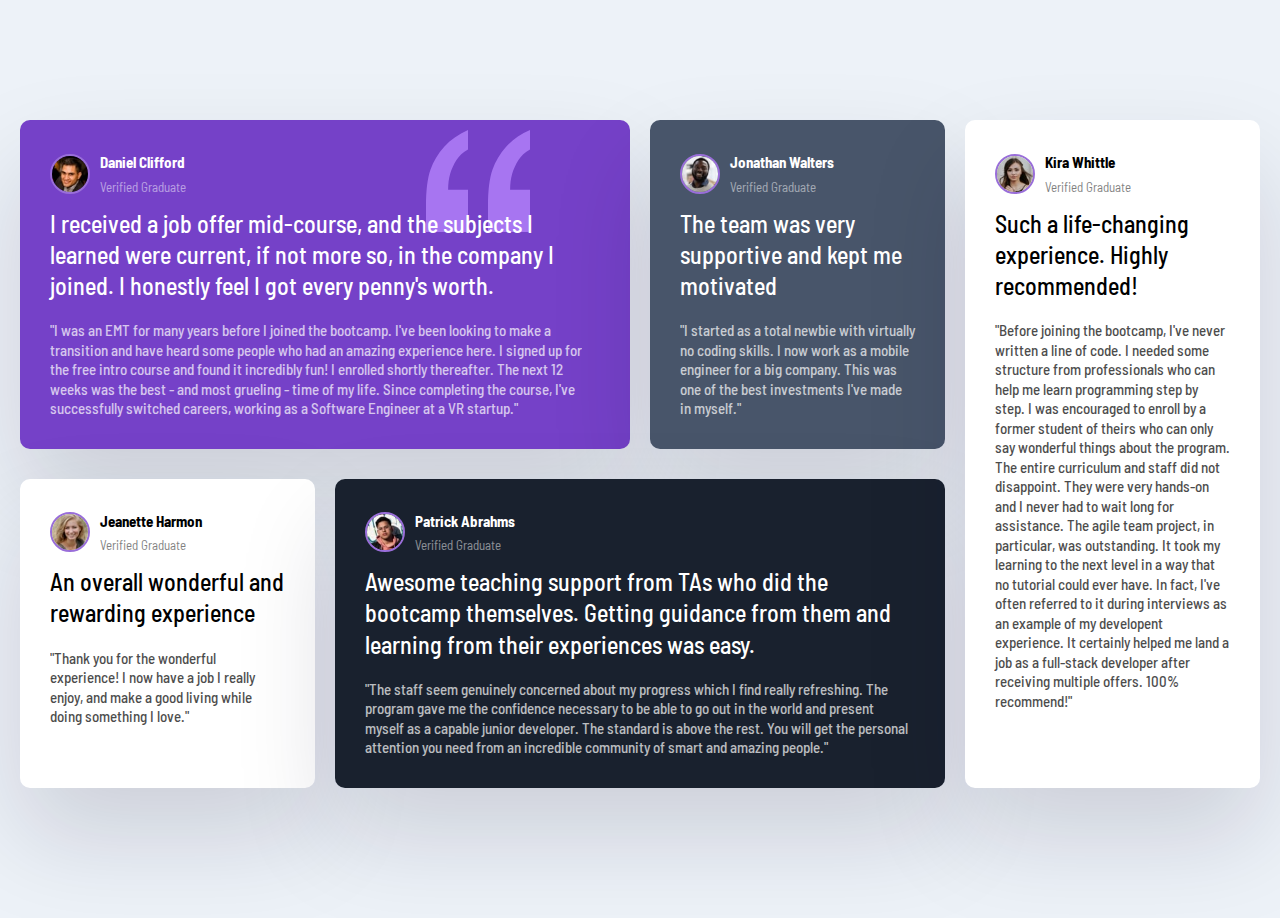
<file: index.html>
<!DOCTYPE html>
<html lang="en">
  <head>
    <meta charset="UTF-8" />
    <meta name="viewport" content="width=device-width, initial-scale=1.0" />
    <!-- displays site properly based on user's device -->

    <link rel="stylesheet" href="style.css" />

    <title>Testimonials</title>
  </head>
  <body>
    <div class="testimonials">
      <div class="card card--bg-purple card1">
        <header class="card_header">
          <img src="images/image-daniel.jpg" class="card_img" alt="" />
          <div>
            <h3>Daniel Clifford</h3>
            <p>Verified Graduate</p>
          </div>
        </header>
        <p class="card_lead">
          I received a job offer mid-course, and the subjects I learned were
          current, if not more so, in the company I joined. I honestly feel I
          got every penny's worth.
        </p>
        <p class="card_quote">
          "I was an EMT for many years before I joined the bootcamp. I've been
          looking to make a transition and have heard some people who had an
          amazing experience here. I signed up for the free intro course and
          found it incredibly fun! I enrolled shortly thereafter. The next 12
          weeks was the best - and most grueling - time of my life. Since
          completing the course, I've successfully switched careers, working as
          a Software Engineer at a VR startup."
        </p>
      </div>

      <div class="card card--bg-gray-blue card2">
        <header class="card_header">
          <img src="images/image-jonathan.jpg" class="card_img" alt="" />
          <div>
            <h3>Jonathan Walters</h3>
            <p>Verified Graduate</p>
          </div>
        </header>
        <p class="card_lead">
          The team was very supportive and kept me motivated
        </p>
        <p class="card_quote">
          "I started as a total newbie with virtually no coding skills. I now
          work as a mobile engineer for a big company. This was one of the best
          investments I've made in myself."
        </p>
      </div>

      <div class="card card3">
        <header class="card_header">
          <img src="images/image-jeanette.jpg" class="card_img" alt="" />
          <div>
            <h3>Jeanette Harmon</h3>
            <p>Verified Graduate</p>
          </div>
        </header>
        <p class="card_lead">An overall wonderful and rewarding experience</p>
        <p class="card_quote">
          "Thank you for the wonderful experience! I now have a job I really
          enjoy, and make a good living while doing something I love."
        </p>
      </div>

      <div class="card card--bg-black-blue card4">
        <header class="card_header">
          <img src="images/image-patrick.jpg" class="card_img" alt="" />
          <div>
            <h3>Patrick Abrahms</h3>
            <p>Verified Graduate</p>
          </div>
        </header>
        <p class="card_lead">
          Awesome teaching support from TAs who did the bootcamp themselves.
          Getting guidance from them and learning from their experiences was
          easy.
        </p>
        <p class="card_quote">
          "The staff seem genuinely concerned about my progress which I find
          really refreshing. The program gave me the confidence necessary to be
          able to go out in the world and present myself as a capable junior
          developer. The standard is above the rest. You will get the personal
          attention you need from an incredible community of smart and amazing
          people."
        </p>
      </div>

      <div class="card card5">
        <header class="card_header">
          <img src="images/image-kira.jpg" class="card_img" alt="" />
          <div>
            <h3>Kira Whittle</h3>
            <p>Verified Graduate</p>
          </div>
        </header>
        <p class="card_lead">
          Such a life-changing experience. Highly recommended!
        </p>
        <p class="card_quote">
          "Before joining the bootcamp, I've never written a line of code. I
          needed some structure from professionals who can help me learn
          programming step by step. I was encouraged to enroll by a former
          student of theirs who can only say wonderful things about the program.
          The entire curriculum and staff did not disappoint. They were very
          hands-on and I never had to wait long for assistance. The agile team
          project, in particular, was outstanding. It took my learning to the
          next level in a way that no tutorial could ever have. In fact, I've
          often referred to it during interviews as an example of my developent
          experience. It certainly helped me land a job as a full-stack
          developer after receiving multiple offers. 100% recommend!"
        </p>
      </div>
    </div>
    <footer></footer>
  </body>
</html>
</file>
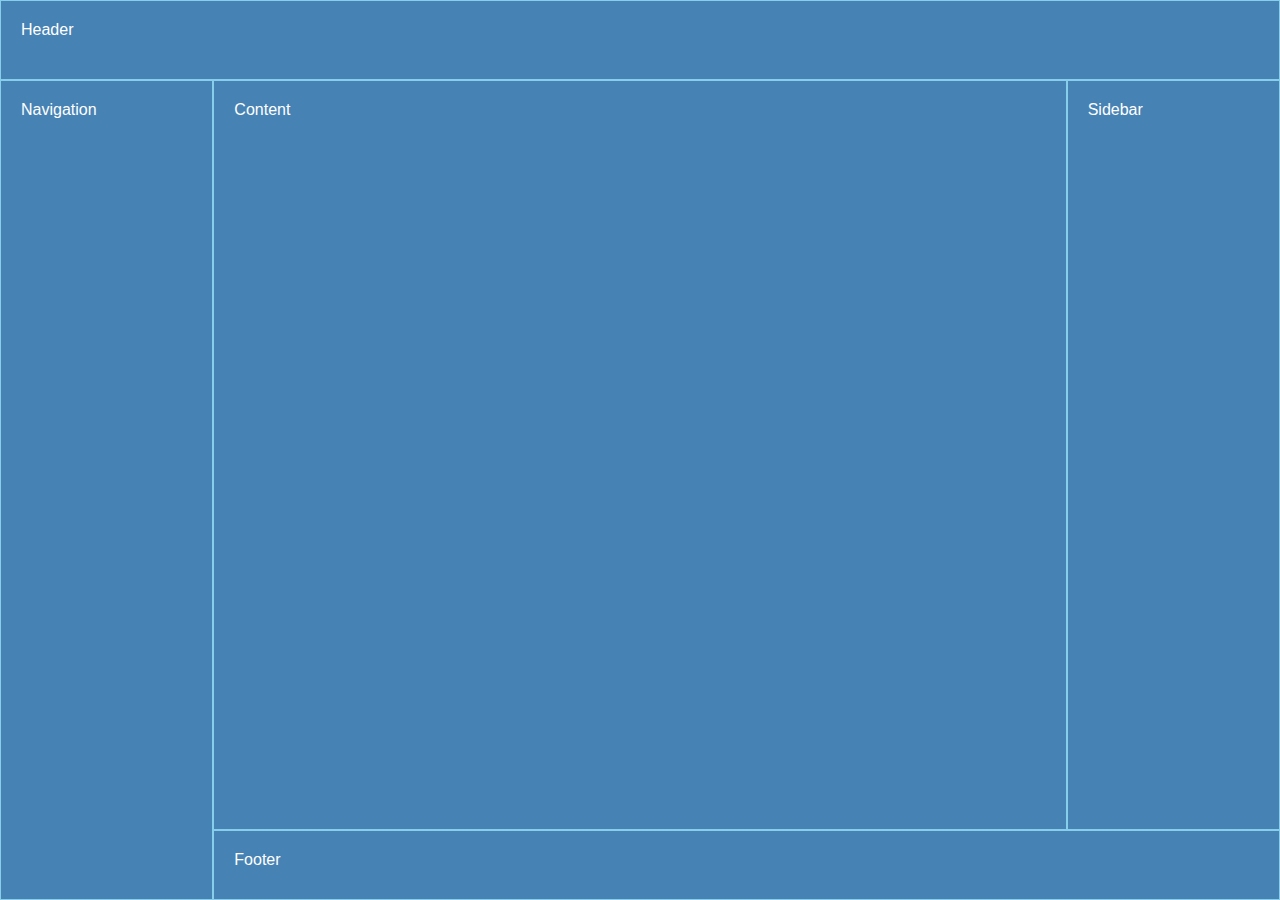
<file: sandbox/grid1.html>
<!DOCTYPE html>
<html lang="en">
  <head>
    <meta charset="UTF-8" />
    <meta http-equiv="X-UA-Compatible" content="IE=edge" />
    <meta name="viewport" content="width=device-width, initial-scale=1.0" />
    <link rel="stylesheet" href="grid1.css" />
    <title>grid one layout</title>
  </head>
  <body>
    <header>Header</header>
    <main>Content</main>
    <nav>Navigation</nav>
    <aside>Sidebar</aside>
    <footer>Footer</footer>
  </body>
</html>
</file>
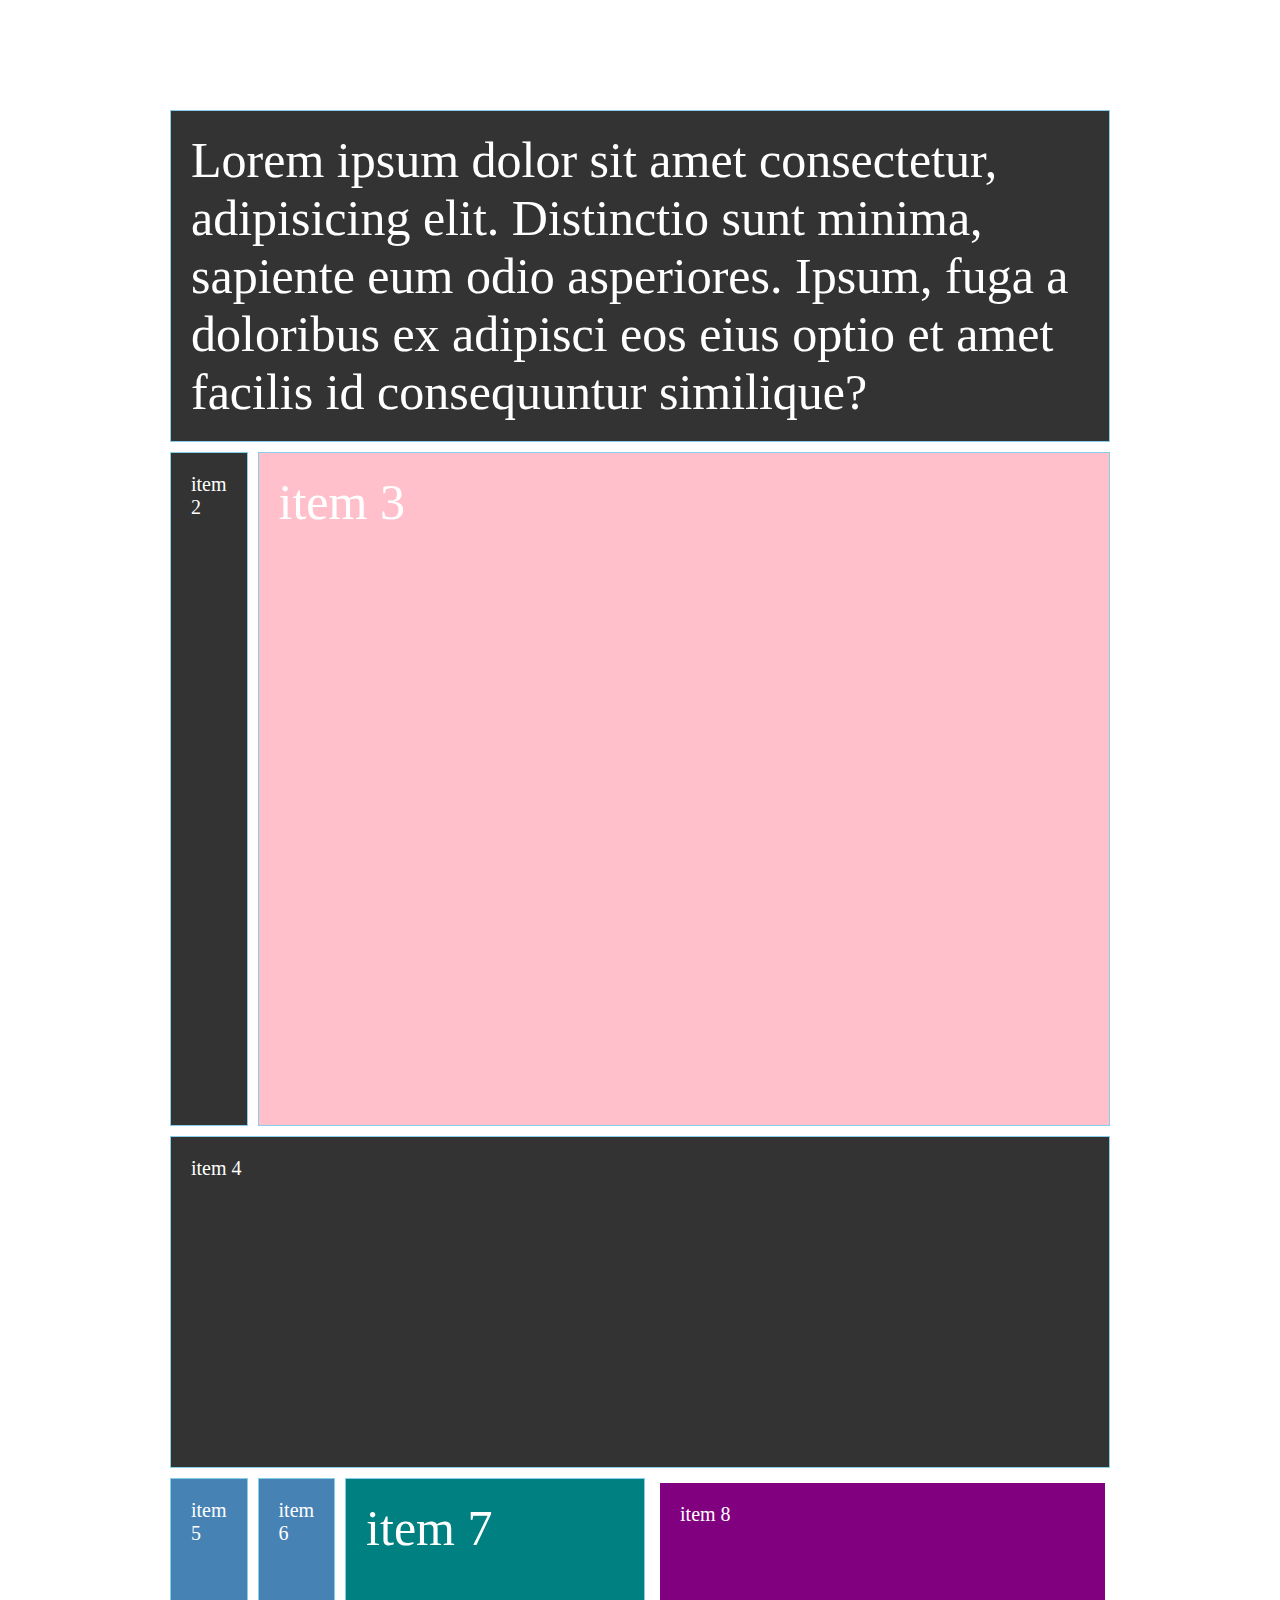
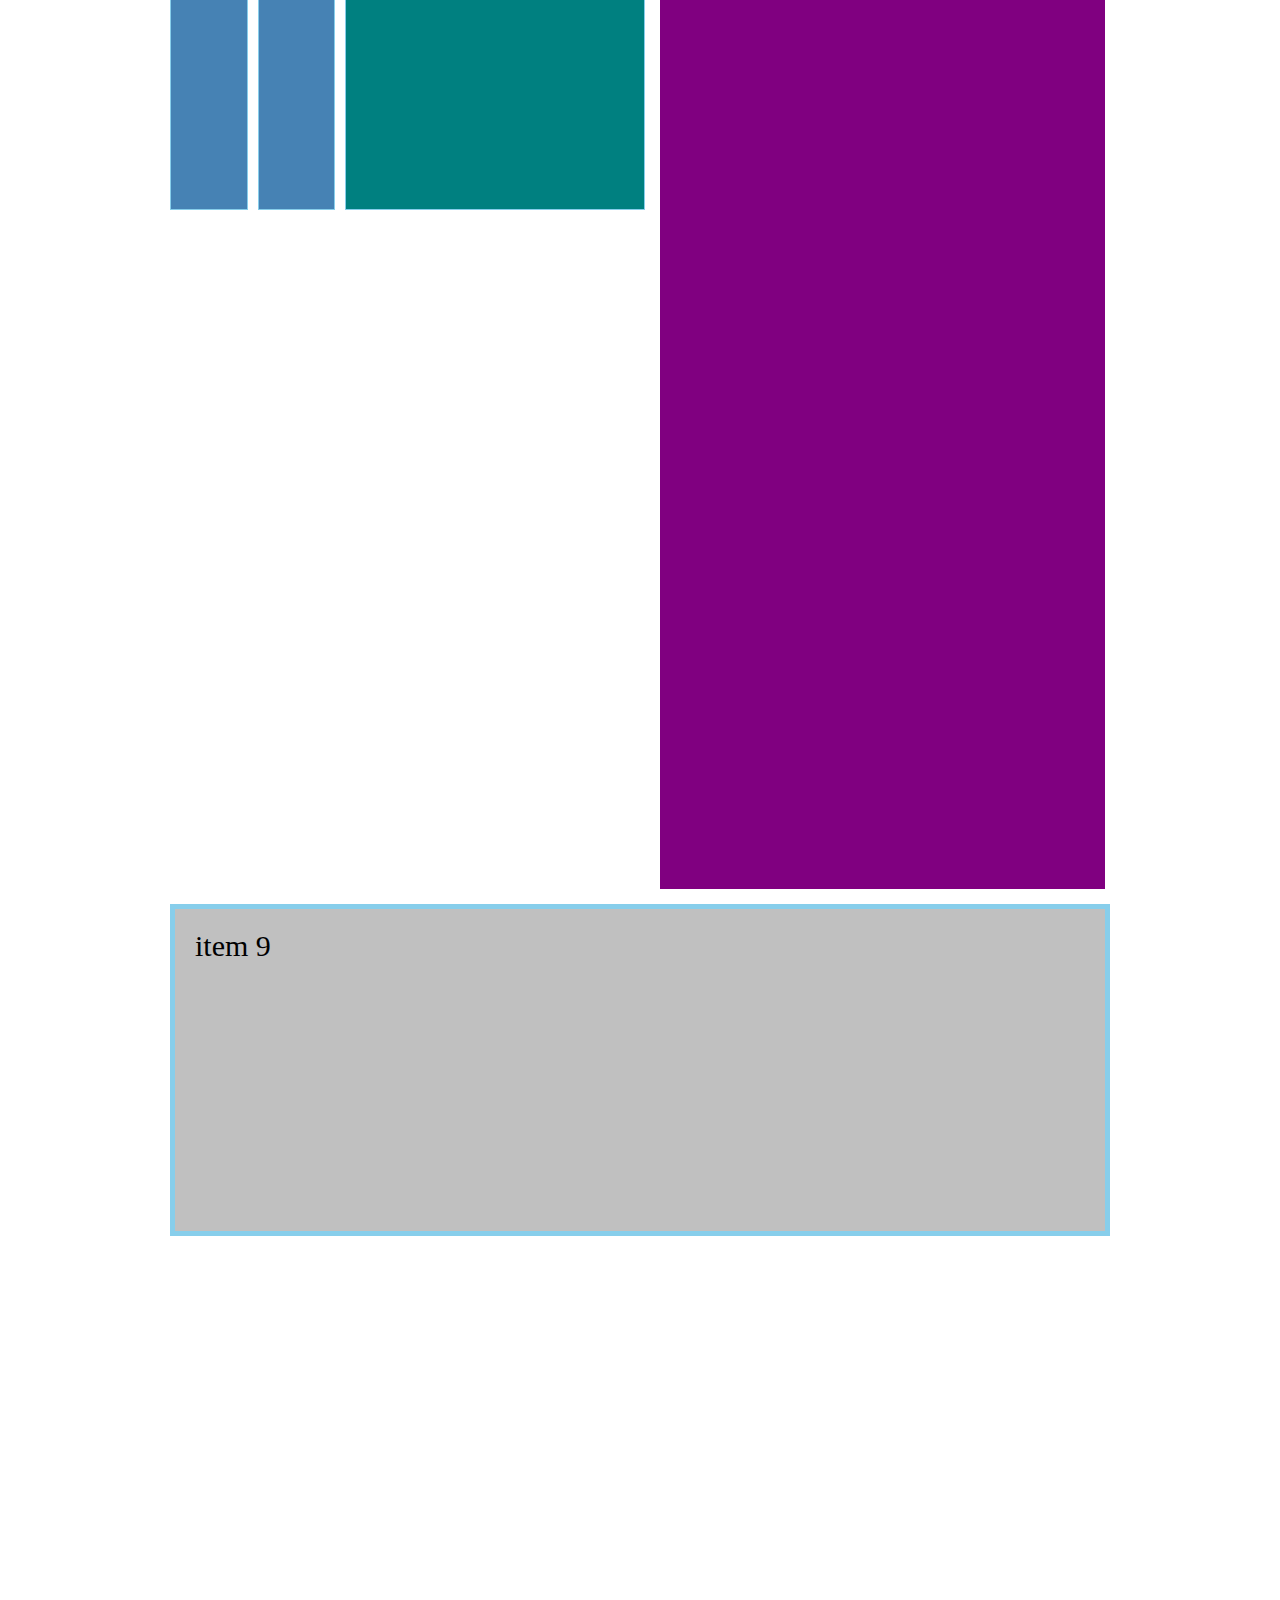
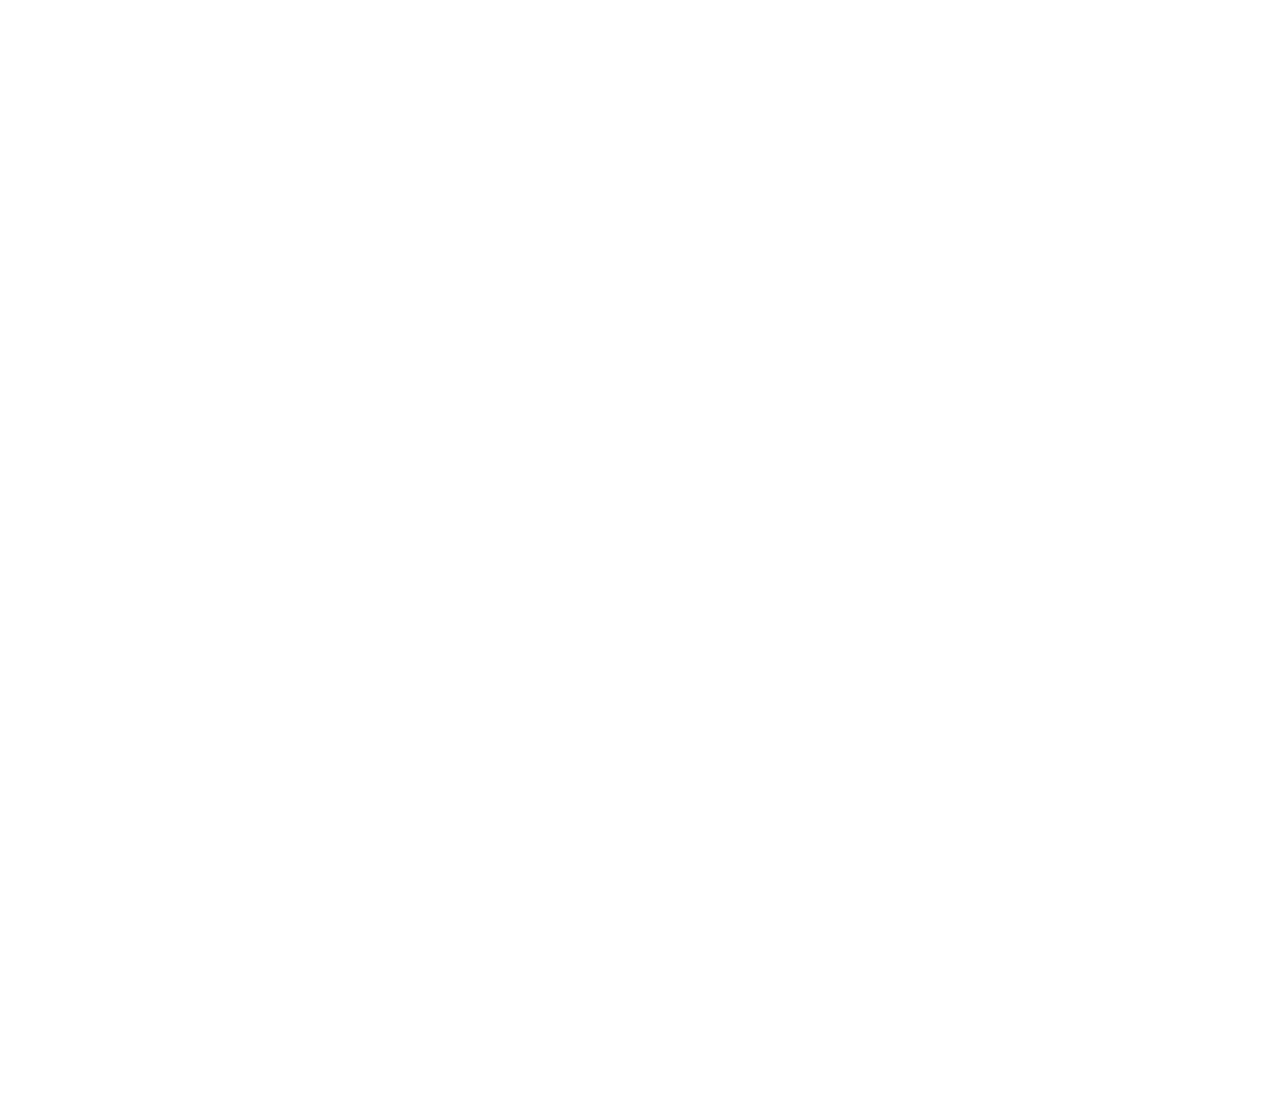
<file: sandbox/grid2.html>
<!DOCTYPE html>
<html lang="en">
  <head>
    <meta charset="UTF-8" />
    <meta http-equiv="X-UA-Compatible" content="IE=edge" />
    <meta name="viewport" content="width=device-width, initial-scale=1.0" />
    <link rel="stylesheet" href="grid2.css" />
    <title>Document</title>
  </head>
  <body>
    <div class="container">
      <div class="item">
        Lorem ipsum dolor sit amet consectetur, adipisicing elit. Distinctio
        sunt minima, sapiente eum odio asperiores. Ipsum, fuga a doloribus ex
        adipisci eos eius optio et amet facilis id consequuntur similique?
      </div>
      <div class="item">item 2</div>
      <div class="item">item 3</div>
      <div class="item">item 4</div>
      <div class="item">item 5</div>
      <div class="item">item 6</div>
      <div class="item">item 7</div>
      <div class="item">item 8</div>
      <div class="item">item 9</div>
    </div>
  </body>
</html>
</file>
<file: style.css>
@import url('https://fonts.googleapis.com/css2?family=Barlow+Semi+Condensed:wght@200;300;400;700&display=swap');
/*Body CSS*/
* {
  box-sizing: border-box;
  margin: 0;
  padding: 0;
}

body {
  background: #edf2f8;
  font-family: 'Barlow Semi Condensed', sans-serif;
  line-height: 1.7;
  font-size: 13px;
}
/*Container CSS*/

.testimonials {
  max-width: 1440px;
  margin: 100px auto;
  padding: 20px;
  display: grid;
  grid-template-columns: repeat(4, 1fr);
  gap: 5px;
}

/*CARD CSS*/
.card {
  background: #fff;
  border-radius: 10px;
  padding: 30px;
  box-shadow: rgba(17, 12, 46, 0.15) 0px 48px 100px 0px;
  margin-bottom: 10px;
}

/*card_header CSS*/
.card_header {
  display: flex;
  align-items: center;
  margin-bottom: 10px;
}
.card_header h3 {
  font-size: 15px;
}
.card_header p {
  opacity: 50%;
}

/*card_img CSS*/
.card_img {
  width: 40px;
  height: 40px;
  border-radius: 50%;
  border: 2px solid #996ed9;
  margin-right: 10px;
}

/*card_lead CSS*/
.card_lead {
  font-size: 1.5rem;
  font-weight: 500;
  line-height: 1.3;
  margin-bottom: 20px;
}

/*card_quote CSS*/
.card_quote {
  font-size: 15px;
  font-weight: 500;
  line-height: 1.3;
  opacity: 70%;
}

/*card backgrounds CSS*/
.card--bg-purple {
  background: hsl(263, 55%, 52%);
  color: #fff;
  background-image: url(images/bg-pattern-quotation.svg);
  background-repeat: no-repeat;
  background-position: top 10px right 100px;
}

.card--bg-gray-blue {
  background: hsl(217, 19%, 35%);
  color: #fff;
}
.card--bg-black-blue {
  background: hsl(219, 29%, 14%);
  color: #fff;
}

/* Grid Template card position*/
.card:nth-of-type(1) {
  grid-column: 1 / 3;
}
.card:nth-of-type(4) {
  grid-column: 2/4;
  grid-row: 2;
}
.card:nth-of-type(5) {
  grid-column: 4;
  grid-row: 1/3;
}

/*footer CSS*/
footer {
  text-align: center;
}

/* For mobile: */
@media only screen and (min-width: 200px) {
  .testimonials {
    gap: 20px;
    width: 100%;
    grid-template-columns: 1fr;
    grid-template-areas:
      'header'
      'news'
      'blog'
      'main'
      'sidelong';
  }
  .card:nth-of-type(1) {
    grid-area: header;
  }
  .card:nth-of-type(2) {
    grid-area: news;
  }

  .card:nth-of-type(3) {
    grid-area: blog;
  }

  .card:nth-of-type(4) {
    grid-area: main;
  }
  .card:nth-of-type(5) {
    grid-area: sidelong;
  }
}

/* For tablets: */
@media (min-width: 600px) {
  .testimonials {
    grid-template-columns: repeat(2, 1fr);
    gap: 20px;
    width: 100%;

    grid-template-areas:
      'header news'
      'blog main'
      'sidelong sidelong';
  }
  .card:nth-of-type(1) {
    grid-area: header;
  }
  .card:nth-of-type(2) {
    grid-area: news;
  }
  .card:nth-of-type(3) {
    grid-area: blog;
  } 

  .card:nth-of-type(4) {
    grid-area: main;
  }
  .card:nth-of-type(5) {
    grid-area: sidelong;
  }
}

/* For Desktop: */
@media (min-width: 768px) {
  .testimonials {
    gap: 20px;
    width: 100%;
    grid-template-columns: repeat(4, 1fr);
    grid-template-rows: 1fr;
    grid-template-areas:
      'header header news sidelong'
      'blog main main sidelong';
  }
  .card:nth-of-type(1) {
    grid-area: header;
  }
  .card:nth-of-type(2) {
    grid-area: news;
  }
  .card:nth-of-type(3) {
    grid-area: blog;
  }

  .card:nth-of-type(4) {
    grid-area: main;
  }
  .card:nth-of-type(5) {
    grid-area: sidelong;
    grid-row: 1/3;
  }
}
</file>
<file: sandbox/grid1.css>
* {
  margin: 0;
  padding: 0;
  box-sizing: border-box;
}
body {
  font-family: 'Open Sans', sans-serif;
  font-size: 16px;
  height: 100vh;

  display: grid;
  grid-template-areas:
    'header header header'
    'nav content aside'
    'nav footer footer';

    grid-template-columns: 1fr 4fr 1fr ; 
    grid-template-rows: 80px 1fr 70px
}

header,
footer,
main,
aside,
nav {
  background-color: steelblue;
  color: white;
  padding: 20px;
  border: skyblue 1px solid;
}
/* 


.item:nth-child(2){
    grid-column:1 / 4;
    grid-row: 1 / 13;
}
.item:nth-child(3){
    grid-column:3 / 9;
    grid-row: 1 /11;
} */
header {
    grid-area:header;
}

nav{
    grid-area:nav;
}
main{
    grid-area:content;
}
aside{
    grid-area:aside;
}
footer{
    grid-area: footer;
}
</file>
<file: sandbox/grid2.css>
* {
  margin: 0;
  padding: 0;
  box-sizing: border-box;
}

.container {
  width: 960px;
  margin: 100px auto;
  padding: 10px;
  display: grid;
  grid-template-columns: repeat(12, 1fr);
  grid-template-rows: repeat(12, 1fr);
  gap: 10px;
  /* align-items: start;
  grid-template-columns: repeat(3, 100px);
  grid-auto-rows: minmax(400px, auto);
  justify-content: center; */
}
.item {
  background: steelblue;
  color: white;
  font-size: 20px;
  padding: 20px;
  border: 1px solid skyblue;
  grid-template-rows: 12;
}
.item:nth-of-type(1) {
  background: #333;
  /* grid-column-start: 1;
  grid-column-end: 3; */
  grid-column: 1 / 13;
  font-size: 50px;
}
.item:nth-of-type(2) {
  background: #333;
  /* grid-column-start: 1;
  grid-column-end: 3; */
  grid-row: 2 /4;
}

.item:nth-of-type(3) {
  background: #333;
  /* grid-column-start: 1;
  grid-column-end: 3; */
  grid-column: 2 /13;
  grid-row: 2 / 4;
  background: pink;
  font-size: 50px;
}
.item:nth-of-type(4) {
  background: #333;
  /* grid-column-start: 1;
  grid-column-end: 3; */
  grid-column: 1 /13;
  color: white;
}
.item:nth-of-type(7) {
  grid-column: 3/7;
  background: teal;
  font-size: 50px;
}
.item:nth-of-type(8) {
  grid-column: 7/13;
  grid-row: 5 / 8;
  background: purple;
  border: 5px solid white;
}
.item:nth-of-type(9) {
  grid-column: 1 / 13;
  background: silver;
  color: black;
  font-size: 30px;
  border: 5px solid skyblue;
}
</file>
